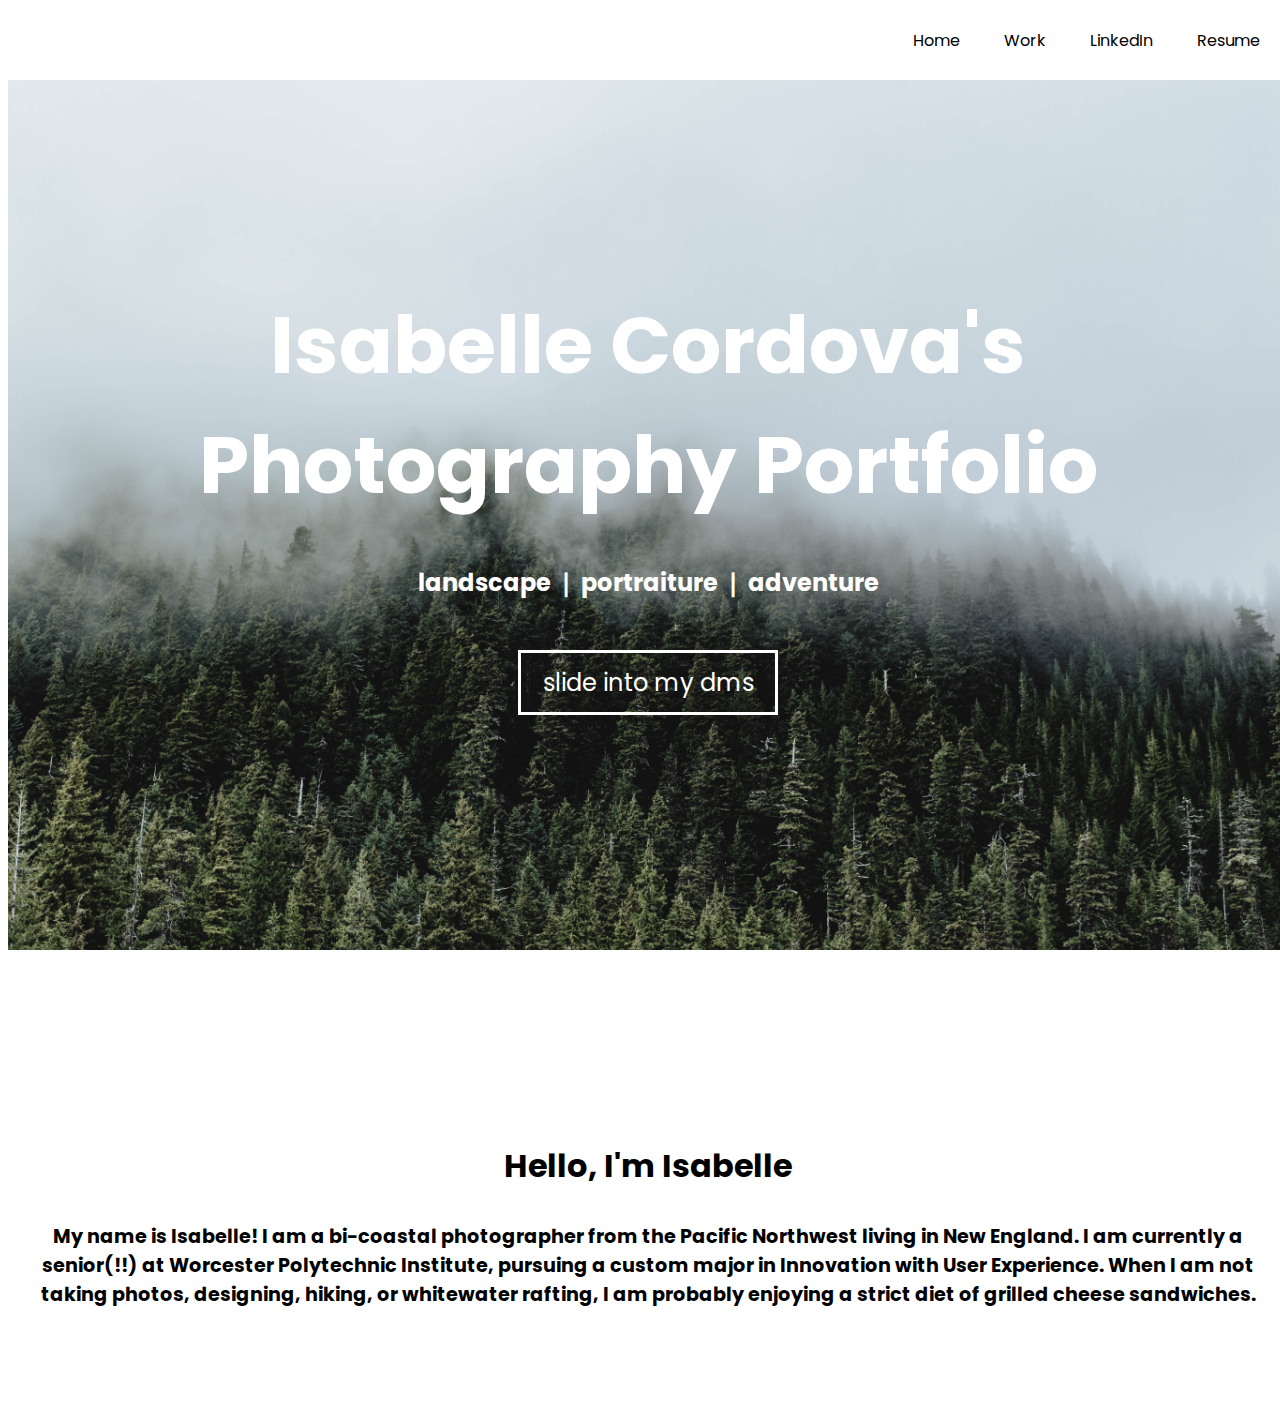
<file: index.html>
<!DOCTYPE html>
<html lang="en">

<head>
    <title>Isabelle Cordova Photography Portfolio</title>
    <link rel="stylesheet" href="main.css">
</head>

<body>

    <header>
         <nav>
             <ul>
                <li><a href="index.html">Home</a></li>
                <li><a href="work.html">Work</a></li>
                <li><a href="https://www.linkedin.com/in/isabelle-cordova/">LinkedIn</a></li>
                <li><a href="https://static1.squarespace.com/static/5e35cd22ccdf2069316ff866/t/5f5b962f1a34715fbefd748e/1599837744713/IsabelleCordovaResume.pdf">Resume</a></li>
             </ul>
        </nav>
    </header>

    <section class="hero">
        <div class="hero-inner">
            <h1>Isabelle Cordova's <br> Photography Portfolio</h1>
            <h2>landscape &#10072; portraiture &#10072; adventure</h2>
            <a href="https://instagram.com/isabelle.cordova" class="button">slide into my dms</a>
        </div>
    </section>

    <section>
        <h3>Hello, I'm Isabelle</h3>
        <h4>My name is Isabelle! I am a bi-coastal photographer from the Pacific Northwest living in New England. I am currently a senior(!!) at Worcester Polytechnic Institute, pursuing a custom major in Innovation with User Experience. When I am not taking photos, designing, hiking, or whitewater rafting, I am probably enjoying a strict diet of grilled cheese sandwiches.</h4>
    </section>

</body>

</html>
</file>
<file: main.css>
@import url('https://fonts.googleapis.com/css2?family=Poppins&family=Readex+Pro&display=swap');

body {
    height: 125vh;
    font-family: 'Poppins', sans-serif;
    margin-top: 50px;
}

header {
    background-color: white;
    position: fixed;
    top: 0;
    left: 0;
    right: 0;
    height: 80px;
    display: flex;
    justify-content: flex-end;
    align-items: center;
}

header * {
    display: inline;
}

header li {
    margin: 20px;
}

header li a {
    color: black;
    text-decoration: none;
}

.hero {
    width: 100vw;
    height: 100vh;
    display: flex;
    text-align: center;
    color: white;
    justify-content: center;
    align-items: center;
    background-image: url("bg.jpg");
    background-size: cover;
    background-position: center;
}

.hero h1 {
    font-size: 5em;
    color: white;
    margin-top: 0;
    margin-bottom: 0.5em;
}

.hero .button {
    display: block;
    width: 230px;
    padding: .5em;
    margin-top: 50px;
    margin-left: auto;
    margin-right: auto;
    color: white;
    text-decoration: none;
    font-size: 1.5em;
    border: 3px solid white;
}

h3 {
    width: 100vw;
    padding-top: 5em;
    display: flex;
    text-align: center;
    color: black;
    justify-content: center;
    align-items: center;
    background-size: cover;
    font-size: 2em;
    font-family: 'Poppins', sans-serif;
    background-position: center;
}

h4 {
    text-align: center;
    color: black;
    width: 100vw;
    justify-content: center;
    align-items: center;
    padding-bottom: 5em;
    font-size: 1.2em;
    font-family: 'Poppins', sans-serif;
    background-position: center;
}
</file>
